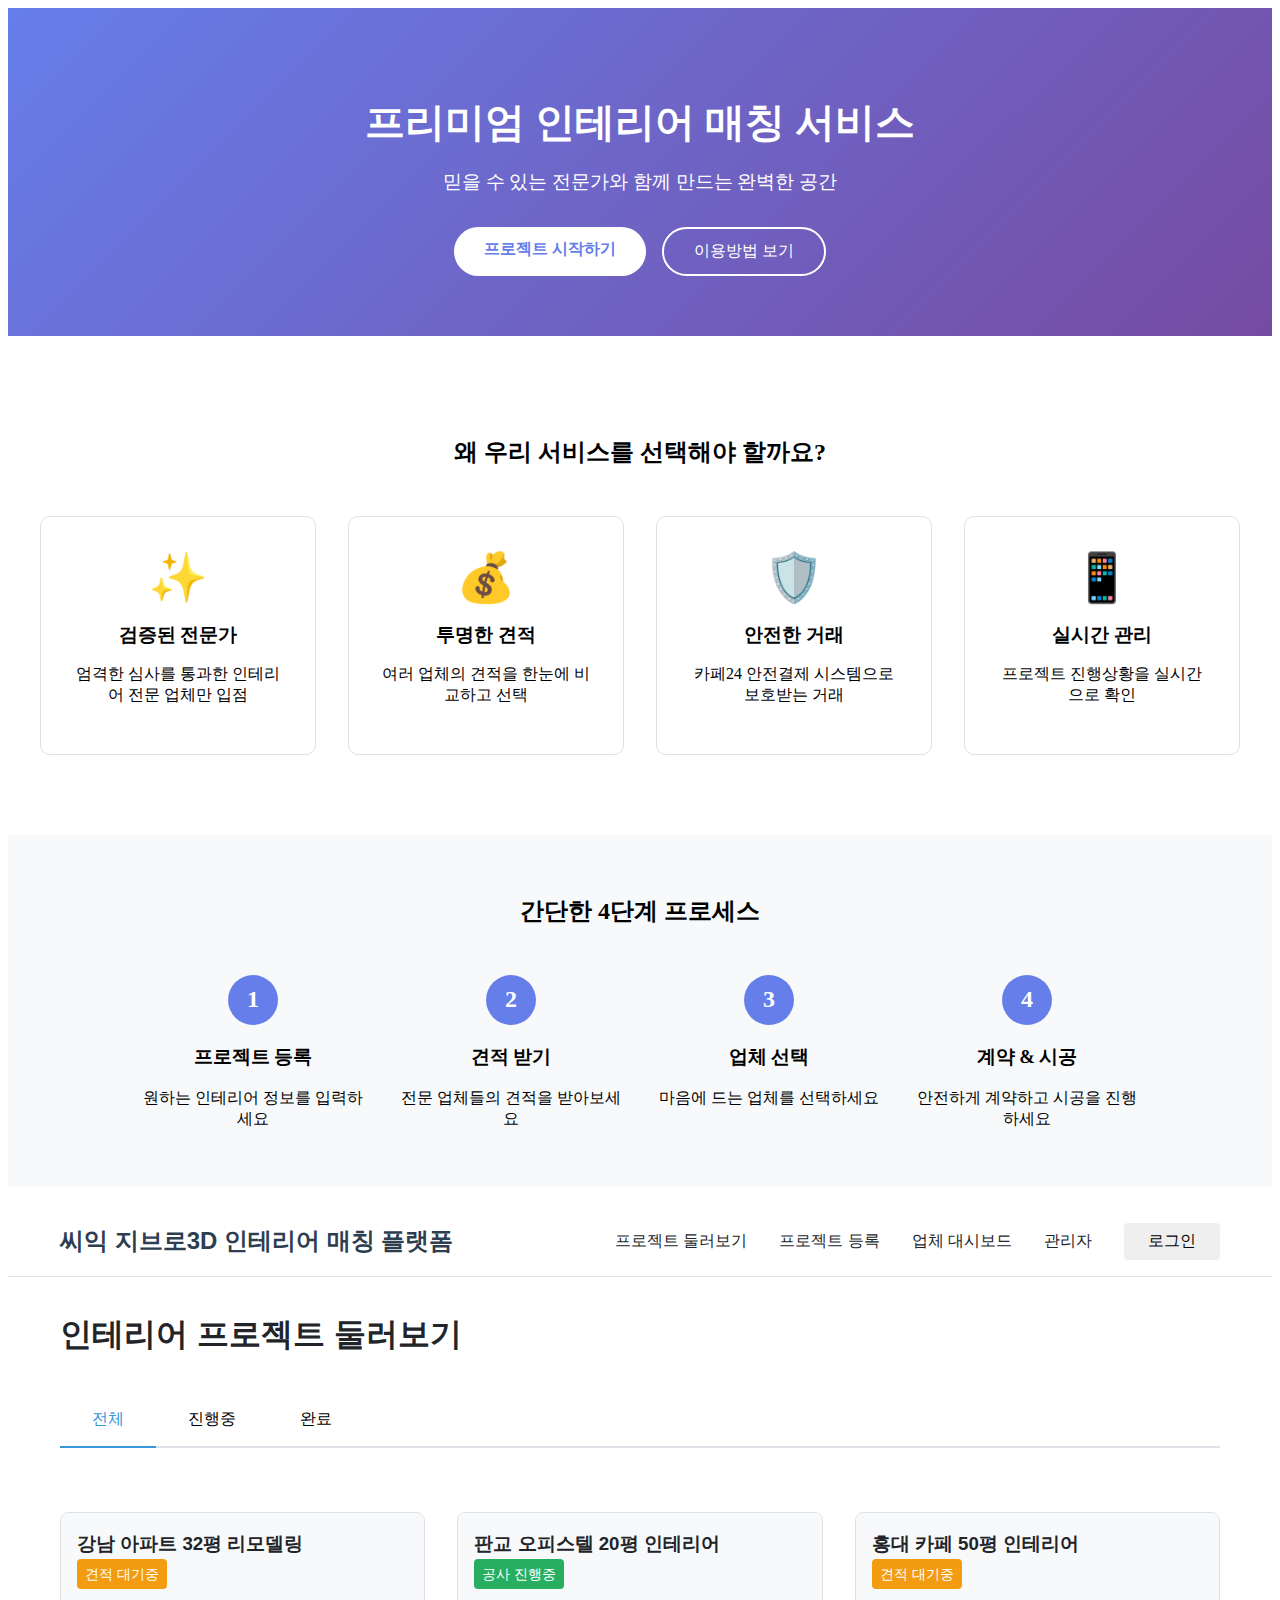
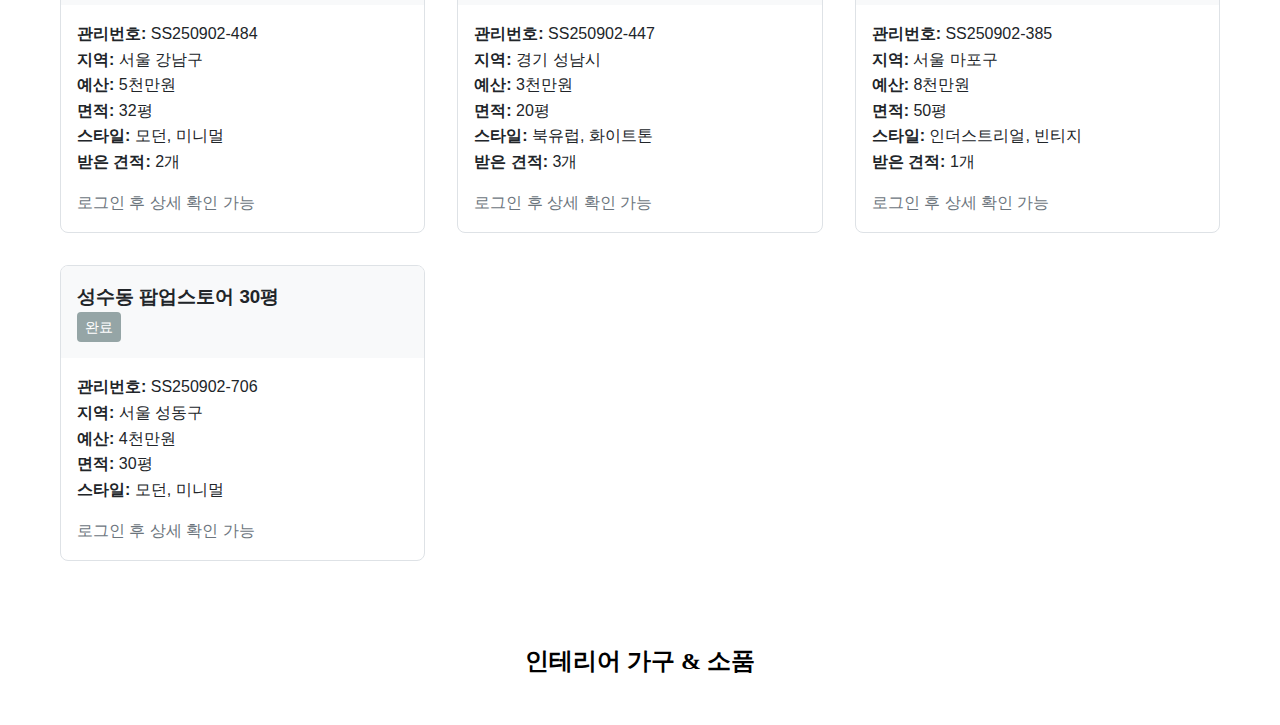
<file: cafe24-interior-mvp/cafe24-skin-template.html>
<!DOCTYPE html>
<html lang="ko">
<head>
    <meta charset="UTF-8">
    <meta name="viewport" content="width=device-width, initial-scale=1.0">
    <title>인테리어 매칭 서비스 | {$mall.shop_name}</title>
    
    <!-- 카페24 기본 스타일 -->
    <!--@css(/css/module/layout/basic.css)-->
    <!--@css(/css/module/product/list.css)-->
    
    <!-- 카페24 기본 스크립트 -->
    <!--@js(/js/module/layout/basic.js)-->
    
    <style>
        /* 인테리어 매칭 서비스 전용 스타일 */
        .interior-hero {
            background: linear-gradient(135deg, #667eea 0%, #764ba2 100%);
            color: white;
            padding: 60px 20px;
            text-align: center;
            margin-bottom: 40px;
        }
        
        .interior-hero h1 {
            font-size: 2.5rem;
            margin-bottom: 1rem;
        }
        
        .interior-hero p {
            font-size: 1.2rem;
            margin-bottom: 2rem;
        }
        
        .hero-buttons {
            display: flex;
            gap: 1rem;
            justify-content: center;
            flex-wrap: wrap;
        }
        
        .hero-btn {
            padding: 12px 30px;
            border: none;
            border-radius: 25px;
            font-size: 1rem;
            cursor: pointer;
            transition: all 0.3s;
            text-decoration: none;
            display: inline-block;
        }
        
        .hero-btn-primary {
            background: white;
            color: #667eea;
            font-weight: bold;
        }
        
        .hero-btn-secondary {
            background: transparent;
            color: white;
            border: 2px solid white;
        }
        
        .hero-btn:hover {
            transform: translateY(-2px);
            box-shadow: 0 10px 20px rgba(0,0,0,0.2);
        }
        
        .service-features {
            padding: 40px 20px;
            max-width: 1200px;
            margin: 0 auto;
        }
        
        .features-grid {
            display: grid;
            grid-template-columns: repeat(auto-fit, minmax(250px, 1fr));
            gap: 2rem;
            margin-bottom: 40px;
        }
        
        .feature-card {
            text-align: center;
            padding: 2rem;
            border: 1px solid #e0e0e0;
            border-radius: 10px;
            transition: all 0.3s;
        }
        
        .feature-card:hover {
            box-shadow: 0 10px 30px rgba(0,0,0,0.1);
            transform: translateY(-5px);
        }
        
        .feature-icon {
            font-size: 3rem;
            margin-bottom: 1rem;
        }
        
        .feature-title {
            font-size: 1.2rem;
            font-weight: bold;
            margin-bottom: 0.5rem;
        }
        
        .process-section {
            background: #f8f9fa;
            padding: 40px 20px;
        }
        
        .process-steps {
            display: flex;
            justify-content: space-around;
            flex-wrap: wrap;
            max-width: 1000px;
            margin: 0 auto;
            gap: 2rem;
        }
        
        .process-step {
            flex: 1;
            min-width: 200px;
            text-align: center;
        }
        
        .step-number {
            width: 50px;
            height: 50px;
            background: #667eea;
            color: white;
            border-radius: 50%;
            display: flex;
            align-items: center;
            justify-content: center;
            font-size: 1.5rem;
            font-weight: bold;
            margin: 0 auto 1rem;
        }
        
        /* 카페24 회원 정보 표시 영역 */
        .member-info {
            background: #f0f0f0;
            padding: 10px;
            margin-bottom: 20px;
            border-radius: 5px;
        }
        
        #interior-matching-app {
            min-height: 600px;
            margin: 20px auto;
            max-width: 100%;
        }
    </style>
</head>
<body>
    <!-- 카페24 헤더 -->
    <!--@import(/layout/basic/header.html)-->
    
    <!-- 히어로 섹션 -->
    <div class="interior-hero">
        <h1>프리미엄 인테리어 매칭 서비스</h1>
        <p>믿을 수 있는 전문가와 함께 만드는 완벽한 공간</p>
        <div class="hero-buttons">
            <a href="#interior-matching-app" class="hero-btn hero-btn-primary">프로젝트 시작하기</a>
            <a href="#process" class="hero-btn hero-btn-secondary">이용방법 보기</a>
        </div>
    </div>
    
    <!-- 서비스 특징 -->
    <div class="service-features">
        <h2 style="text-align: center; margin-bottom: 3rem;">왜 우리 서비스를 선택해야 할까요?</h2>
        <div class="features-grid">
            <div class="feature-card">
                <div class="feature-icon">✨</div>
                <div class="feature-title">검증된 전문가</div>
                <p>엄격한 심사를 통과한 인테리어 전문 업체만 입점</p>
            </div>
            <div class="feature-card">
                <div class="feature-icon">💰</div>
                <div class="feature-title">투명한 견적</div>
                <p>여러 업체의 견적을 한눈에 비교하고 선택</p>
            </div>
            <div class="feature-card">
                <div class="feature-icon">🛡️</div>
                <div class="feature-title">안전한 거래</div>
                <p>카페24 안전결제 시스템으로 보호받는 거래</p>
            </div>
            <div class="feature-card">
                <div class="feature-icon">📱</div>
                <div class="feature-title">실시간 관리</div>
                <p>프로젝트 진행상황을 실시간으로 확인</p>
            </div>
        </div>
    </div>
    
    <!-- 프로세스 섹션 -->
    <div class="process-section" id="process">
        <h2 style="text-align: center; margin-bottom: 3rem;">간단한 4단계 프로세스</h2>
        <div class="process-steps">
            <div class="process-step">
                <div class="step-number">1</div>
                <h3>프로젝트 등록</h3>
                <p>원하는 인테리어 정보를 입력하세요</p>
            </div>
            <div class="process-step">
                <div class="step-number">2</div>
                <h3>견적 받기</h3>
                <p>전문 업체들의 견적을 받아보세요</p>
            </div>
            <div class="process-step">
                <div class="step-number">3</div>
                <h3>업체 선택</h3>
                <p>마음에 드는 업체를 선택하세요</p>
            </div>
            <div class="process-step">
                <div class="step-number">4</div>
                <h3>계약 & 시공</h3>
                <p>안전하게 계약하고 시공을 진행하세요</p>
            </div>
        </div>
    </div>
    
    <!-- 카페24 회원 정보 (디버깅용, 실제 운영시 제거) -->
    <!--@if({$member.member_id})-->
    <div class="member-info" style="display: none;">
        <p>현재 로그인: {$member.name} ({$member.member_id})</p>
        <p>이메일: {$member.email}</p>
    </div>
    <!--@else-->
    <div class="member-info" style="display: none;">
        <p>로그인이 필요합니다.</p>
    </div>
    <!--@end-->
    
    <!-- 인테리어 매칭 앱 컨테이너 -->
    <div id="interior-matching-app">
        <!-- 여기에 앱이 로드됩니다 -->
        <div style="text-align: center; padding: 40px;">
            <p>인테리어 매칭 서비스를 로드하는 중...</p>
        </div>
    </div>
    
    <!-- 카페24 상품 섹션 (가구/홈데코) -->
    <div class="xans-element- xans-product xans-product-listnormal">
        <h2 style="text-align: center; margin: 3rem 0;">인테리어 가구 & 소품</h2>
        <ul class="prdList">
            <!--@import(/product/list.html)-->
        </ul>
    </div>
    
    <!-- 카페24 푸터 -->
    <!--@import(/layout/basic/footer.html)-->
    
    <!-- 인테리어 매칭 앱 로더 -->
    <script>
        // 카페24 회원 정보 전달
        var CAFE24_MEMBER = {
            member_id: '{$member.member_id}' || null,
            name: '{$member.name}' || null,
            email: '{$member.email}' || null,
            phone: '{$member.phone}' || null,
            is_login: '{$member.member_id}' ? true : false
        };
    </script>
    
    <!-- 로컬 테스트용 (실제 배포시 cafe24-loader.js 경로 수정) -->
    <script>
        // MVP 데모용 - 실제로는 cafe24-loader.js 사용
        (function() {
            const container = document.getElementById('interior-matching-app');
            if (container) {
                // iframe으로 앱 로드
                const iframe = document.createElement('iframe');
                iframe.src = './index.html'; // 로컬 테스트용
                iframe.style.width = '100%';
                iframe.style.minHeight = '800px';
                iframe.style.border = 'none';
                container.innerHTML = '';
                container.appendChild(iframe);
                
                // 높이 자동 조정
                iframe.onload = function() {
                    try {
                        const height = iframe.contentDocument.body.scrollHeight;
                        iframe.style.height = height + 'px';
                    } catch(e) {
                        console.log('Cross-origin frame height adjustment not available');
                    }
                };
            }
        })();
    </script>
    
    <!-- 실제 배포시 사용할 스크립트 -->
    <!-- <script src="/skin/base/js/cafe24-loader.js"></script> -->
</body>
</html>
</file>
